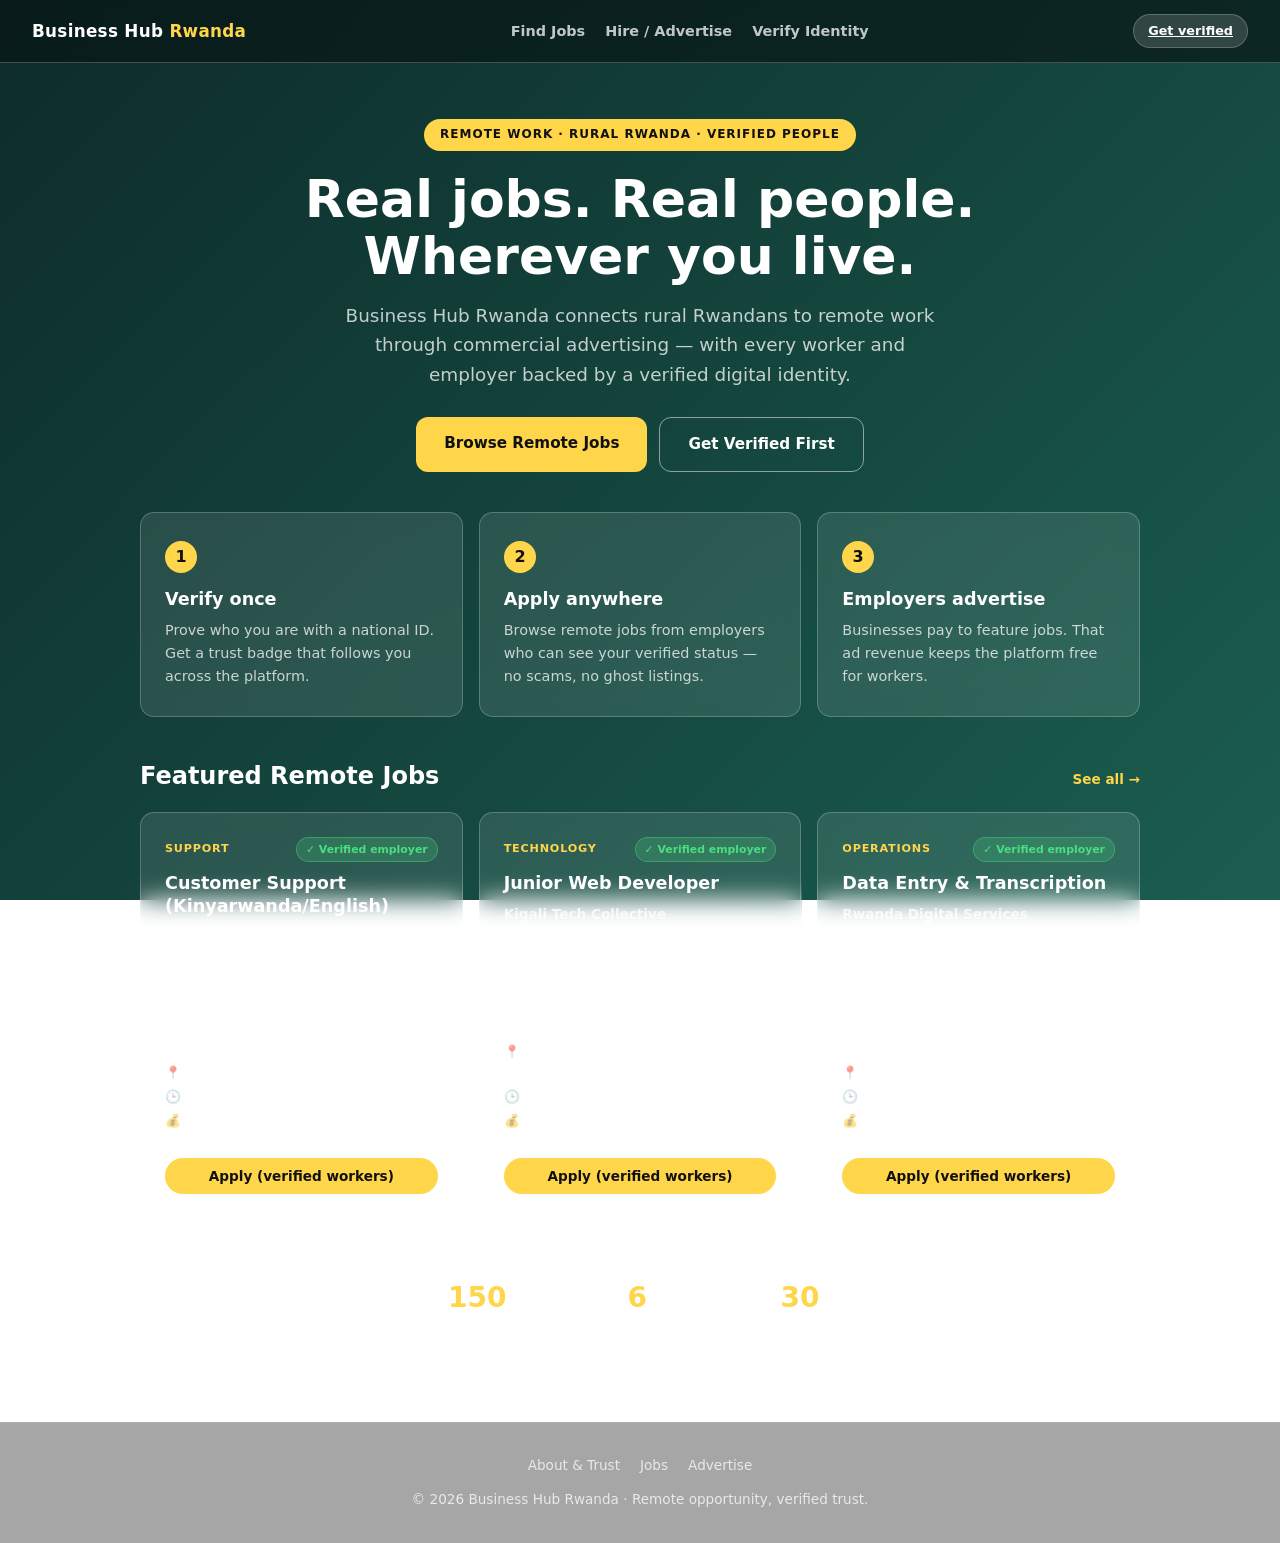
<file: connect/index.html>
<!DOCTYPE html>
<html lang="en">
<head>
  <meta charset="UTF-8">
  <meta name="viewport" content="width=device-width, initial-scale=1.0">
  <meta name="description" content="Business Hub Rwanda — Remote jobs for rural Rwandans, with verified digital identity.">
  <meta name="theme-color" content="#11998e">
  <title>Business Hub Rwanda — Remote Jobs, Verified</title>
  <link rel="icon" type="image/svg+xml" href="favicon.svg">
  <link rel="stylesheet" href="shared/theme.css">
  <link rel="stylesheet" href="style.css">
</head>
<body data-root="">

  <header class="site-header">
    <a href="index.html" class="brand">Business Hub <span>Rwanda</span></a>
    <nav class="main-nav" aria-label="Main navigation">
      <a href="jobs/index.html">Find Jobs</a>
      <a href="employers/index.html">Hire / Advertise</a>
      <a href="verify/index.html">Verify Identity</a>
    </nav>
    <div id="identityBadge" class="identity-badge"></div>
  </header>

  <main class="page">

    <section class="hero">
      <span class="hero-kicker">Remote work · Rural Rwanda · Verified people</span>
      <h1>Real jobs. Real people.<br>Wherever you live.</h1>
      <p class="hero-sub">
        Business Hub Rwanda connects rural Rwandans to remote work through
        commercial advertising — with every worker and employer
        backed by a verified digital identity.
      </p>
      <div class="hero-actions">
        <a href="jobs/index.html" class="btn btn-primary">Browse Remote Jobs</a>
        <a href="verify/index.html" class="btn btn-outline">Get Verified First</a>
      </div>
    </section>

    <section class="pillars" aria-label="How it works">
      <div class="pillar">
        <span class="pillar-num">1</span>
        <h2>Verify once</h2>
        <p>Prove who you are with a national ID. Get a trust badge that follows you across the platform.</p>
      </div>
      <div class="pillar">
        <span class="pillar-num">2</span>
        <h2>Apply anywhere</h2>
        <p>Browse remote jobs from employers who can see your verified status — no scams, no ghost listings.</p>
      </div>
      <div class="pillar">
        <span class="pillar-num">3</span>
        <h2>Employers advertise</h2>
        <p>Businesses pay to feature jobs. That ad revenue keeps the platform free for workers.</p>
      </div>
    </section>

    <section class="featured-jobs">
      <div class="section-head">
        <h2>Featured Remote Jobs</h2>
        <a href="jobs/index.html" class="see-all">See all →</a>
      </div>
      <div id="featuredJobs" class="job-grid"></div>
    </section>

    <section class="stats" aria-label="Platform statistics">
      <div class="stat"><span class="stat-num" id="statWorkers">—</span><span class="stat-label">Verified Workers</span></div>
      <div class="stat"><span class="stat-num" id="statJobs">—</span><span class="stat-label">Remote Jobs</span></div>
      <div class="stat"><span class="stat-num">30</span><span class="stat-label">Districts Reached</span></div>
    </section>

  </main>

  <footer class="site-footer">
    <nav aria-label="Footer">
      <a href="about.html">About &amp; Trust</a>
      <a href="jobs/index.html">Jobs</a>
      <a href="employers/index.html">Advertise</a>
    </nav>
    <p>© <span id="year"></span> Business Hub Rwanda · Remote opportunity, verified trust.</p>
  </footer>

  <script src="shared/ui.js"></script>
  <script src="shared/identity.js"></script>
  <script src="shared/jobs-data.js"></script>
  <script src="app.js"></script>
</body>
</html>
</file>
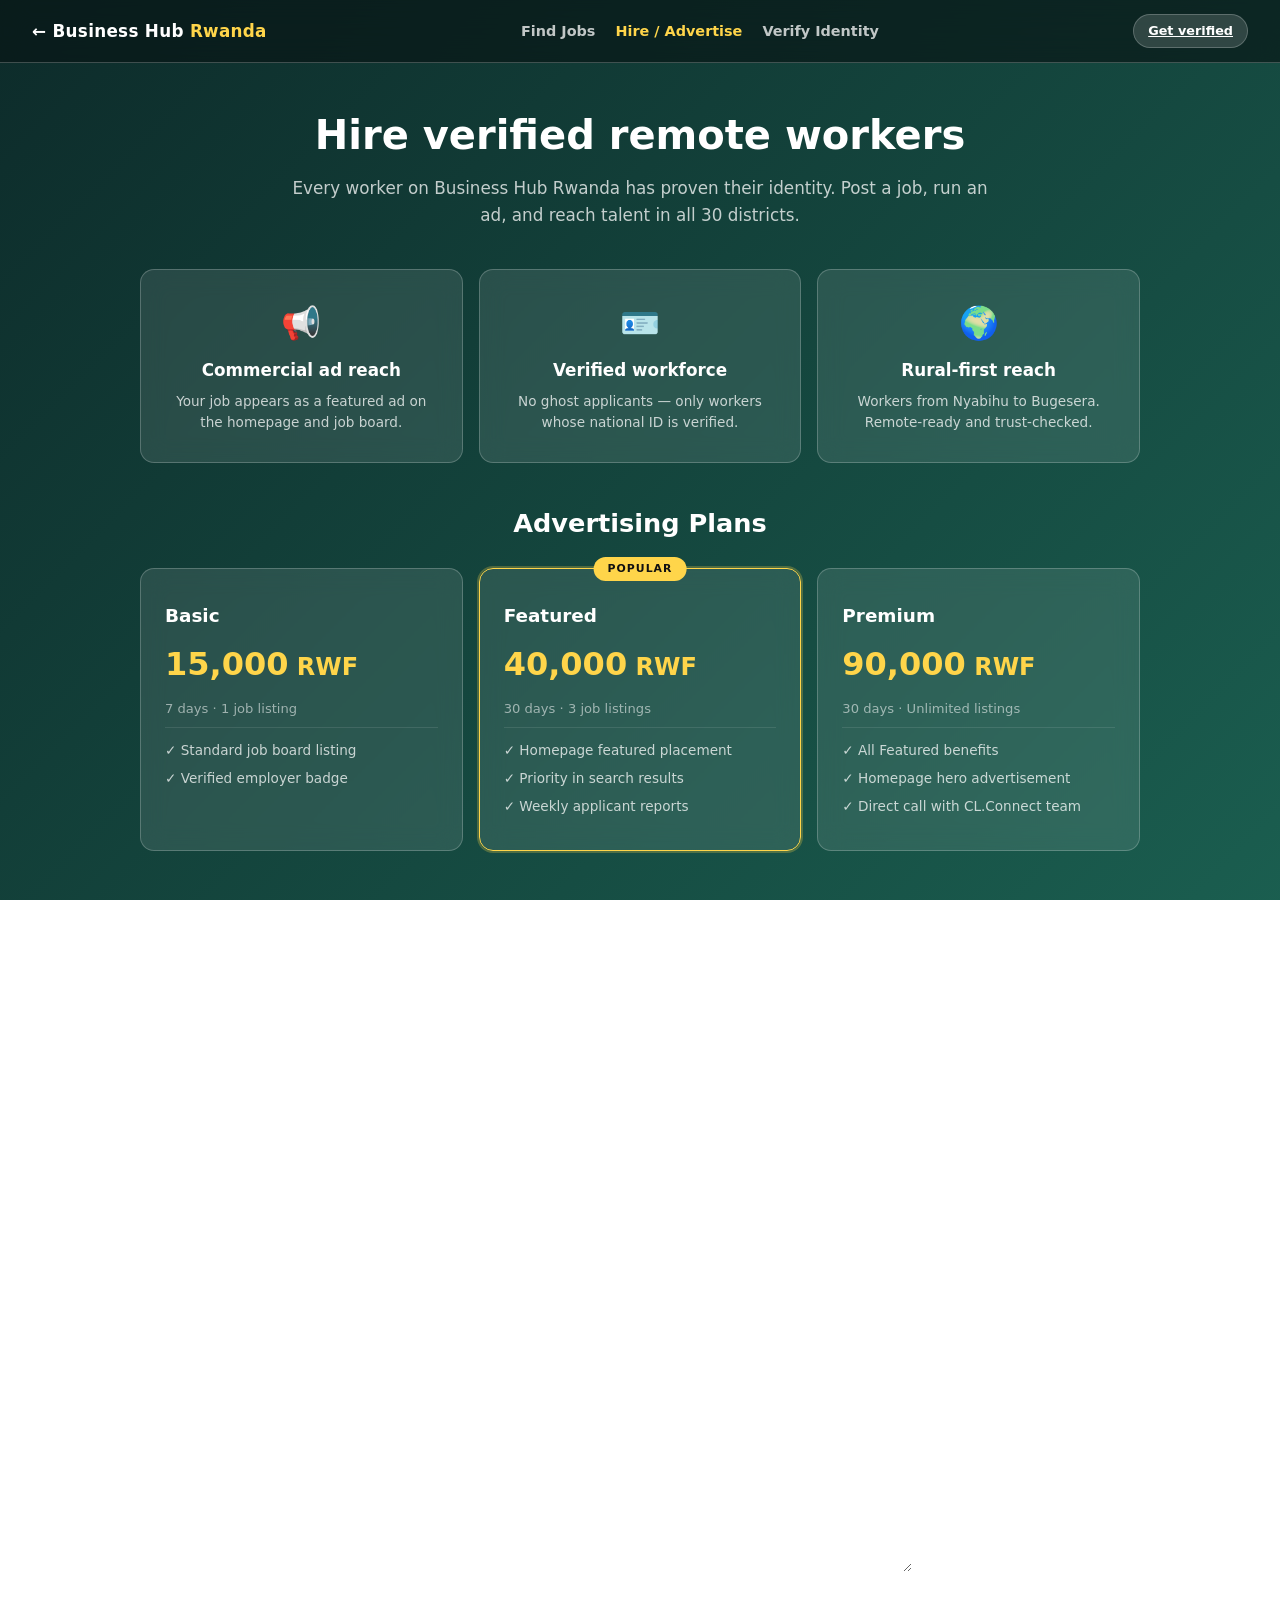
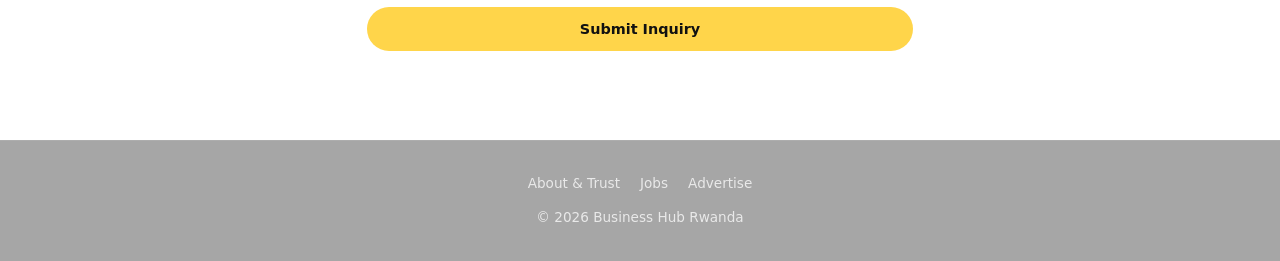
<file: connect/employers/index.html>
<!DOCTYPE html>
<html lang="en">
<head>
  <meta charset="UTF-8">
  <meta name="viewport" content="width=device-width, initial-scale=1.0">
  <meta name="description" content="Post a remote job or advertise on Business Hub Rwanda — reach verified workers nationwide.">
  <title>Hire / Advertise — Business Hub Rwanda</title>
  <link rel="icon" type="image/svg+xml" href="../favicon.svg">
  <link rel="stylesheet" href="../shared/theme.css">
  <link rel="stylesheet" href="style.css">
</head>
<body data-root="../">

  <header class="site-header">
    <a href="../index.html" class="brand">← Business Hub <span>Rwanda</span></a>
    <nav class="main-nav" aria-label="Main navigation">
      <a href="../jobs/index.html">Find Jobs</a>
      <a href="index.html" class="active">Hire / Advertise</a>
      <a href="../verify/index.html">Verify Identity</a>
    </nav>
    <div id="identityBadge" class="identity-badge"></div>
  </header>

  <main class="page">

    <section class="emp-hero">
      <h1>Hire verified remote workers</h1>
      <p>
        Every worker on Business Hub Rwanda has proven their identity.
        Post a job, run an ad, and reach talent in all 30 districts.
      </p>
    </section>

    <section class="why">
      <div class="why-item">
        <span class="why-num">📢</span>
        <h3>Commercial ad reach</h3>
        <p>Your job appears as a featured ad on the homepage and job board.</p>
      </div>
      <div class="why-item">
        <span class="why-num">🪪</span>
        <h3>Verified workforce</h3>
        <p>No ghost applicants — only workers whose national ID is verified.</p>
      </div>
      <div class="why-item">
        <span class="why-num">🌍</span>
        <h3>Rural-first reach</h3>
        <p>Workers from Nyabihu to Bugesera. Remote-ready and trust-checked.</p>
      </div>
    </section>

    <section class="pricing">
      <h2>Advertising Plans</h2>
      <div class="plan-grid">
        <div class="plan">
          <h3>Basic</h3>
          <p class="price"><span>15,000</span> RWF</p>
          <p class="duration">7 days · 1 job listing</p>
          <ul>
            <li>✓ Standard job board listing</li>
            <li>✓ Verified employer badge</li>
          </ul>
        </div>
        <div class="plan featured">
          <span class="plan-badge">POPULAR</span>
          <h3>Featured</h3>
          <p class="price"><span>40,000</span> RWF</p>
          <p class="duration">30 days · 3 job listings</p>
          <ul>
            <li>✓ Homepage featured placement</li>
            <li>✓ Priority in search results</li>
            <li>✓ Weekly applicant reports</li>
          </ul>
        </div>
        <div class="plan">
          <h3>Premium</h3>
          <p class="price"><span>90,000</span> RWF</p>
          <p class="duration">30 days · Unlimited listings</p>
          <ul>
            <li>✓ All Featured benefits</li>
            <li>✓ Homepage hero advertisement</li>
            <li>✓ Direct call with CL.Connect team</li>
          </ul>
        </div>
      </div>
    </section>

    <section class="inquiry">
      <h2>Post a job or advertise</h2>
      <form id="employerForm" class="emp-form" novalidate>
        <div class="field">
          <label for="company">Company name</label>
          <input type="text" id="company" placeholder="e.g. Kigali Tech Collective" autocomplete="organization" required>
          <span class="hint" id="companyHint"></span>
        </div>
        <div class="field">
          <label for="email">Work email</label>
          <input type="email" id="email" placeholder="you@company.rw" autocomplete="email" required>
          <span class="hint" id="emailHint"></span>
        </div>
        <div class="field">
          <label for="plan">Plan</label>
          <select id="plan" required>
            <option value="" disabled selected>Choose a plan</option>
            <option value="Basic">Basic — 15,000 RWF</option>
            <option value="Featured">Featured — 40,000 RWF</option>
            <option value="Premium">Premium — 90,000 RWF</option>
          </select>
          <span class="hint" id="planHint"></span>
        </div>
        <div class="field">
          <label for="jobTitle">Job title</label>
          <input type="text" id="jobTitle" placeholder="e.g. Customer Support (Remote)" required>
          <span class="hint" id="jobTitleHint"></span>
        </div>
        <div class="field">
          <label for="description">Job description</label>
          <textarea id="description" rows="5" placeholder="Describe the role, requirements, and salary range…" required></textarea>
          <span class="hint" id="descriptionHint"></span>
        </div>
        <button type="submit" class="btn btn-primary btn-block">Submit Inquiry</button>
      </form>
    </section>

  </main>

  <footer class="site-footer">
    <nav aria-label="Footer">
      <a href="../about.html">About &amp; Trust</a>
      <a href="../jobs/index.html">Jobs</a>
      <a href="index.html">Advertise</a>
    </nav>
    <p>© <span id="year"></span> Business Hub Rwanda</p>
  </footer>

  <script src="../shared/ui.js"></script>
  <script src="../shared/identity.js"></script>
  <script src="app.js"></script>
</body>
</html>
</file>
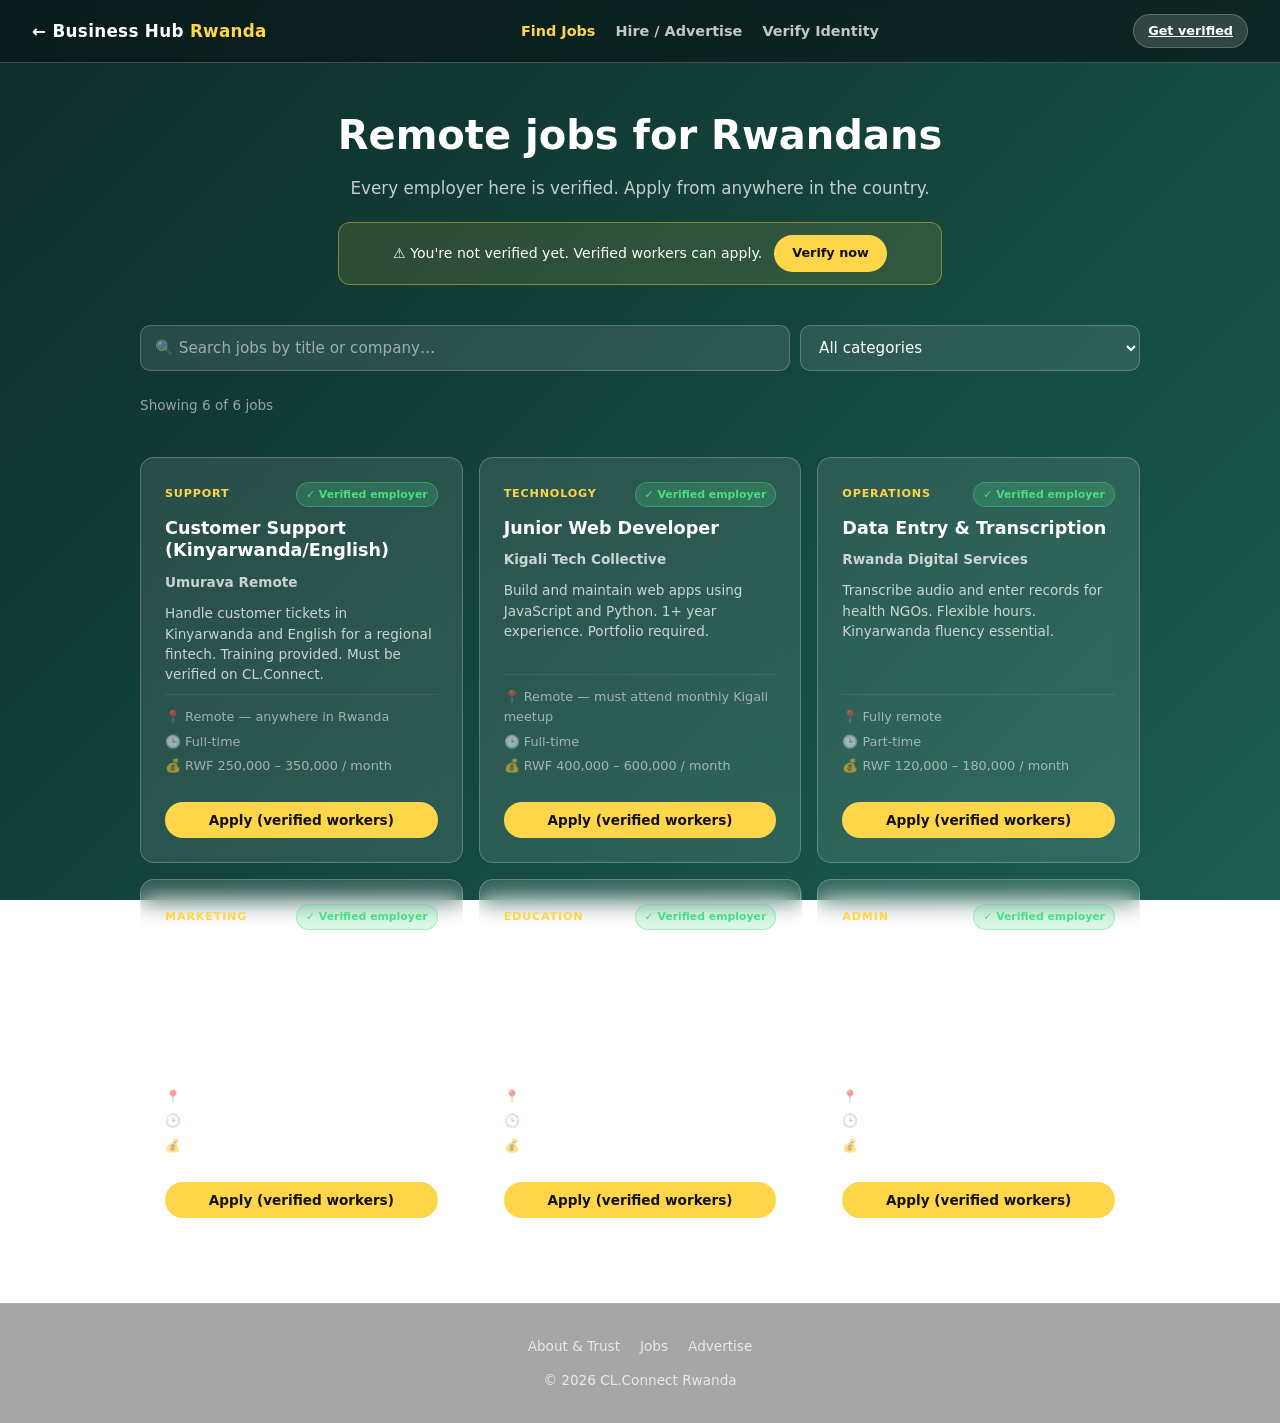
<file: connect/jobs/index.html>
<!DOCTYPE html>
<html lang="en">
<head>
  <meta charset="UTF-8">
  <meta name="viewport" content="width=device-width, initial-scale=1.0">
  <meta name="description" content="Browse remote jobs across Rwanda — only verified employers and workers.">
  <title>Remote Jobs — Business Hub Rwanda</title>
  <link rel="icon" type="image/svg+xml" href="../favicon.svg">
  <link rel="stylesheet" href="../shared/theme.css">
  <link rel="stylesheet" href="style.css">
</head>
<body data-root="../">

  <header class="site-header">
    <a href="../index.html" class="brand">← Business Hub <span>Rwanda</span></a>
    <nav class="main-nav" aria-label="Main navigation">
      <a href="index.html" class="active">Find Jobs</a>
      <a href="../employers/index.html">Hire / Advertise</a>
      <a href="../verify/index.html">Verify Identity</a>
    </nav>
    <div id="identityBadge" class="identity-badge"></div>
  </header>

  <main class="page">

    <section class="jobs-hero">
      <h1>Remote jobs for Rwandans</h1>
      <p>Every employer here is verified. Apply from anywhere in the country.</p>
      <div id="verifyPrompt" class="verify-prompt" hidden>
        <span>⚠️ You're not verified yet. Verified workers can apply.</span>
        <a href="../verify/index.html" class="btn btn-primary">Verify now</a>
      </div>
    </section>

    <section class="filters">
      <input type="search" id="searchInput" placeholder="🔍 Search jobs by title or company…" aria-label="Search jobs">
      <select id="categoryFilter" aria-label="Filter by category">
        <option value="all">All categories</option>
        <option value="Support">Support</option>
        <option value="Technology">Technology</option>
        <option value="Operations">Operations</option>
        <option value="Marketing">Marketing</option>
        <option value="Education">Education</option>
        <option value="Admin">Admin</option>
      </select>
    </section>

    <p class="results-count" id="resultsCount" aria-live="polite"></p>
    <div id="jobsList" class="job-grid"></div>

  </main>

  <footer class="site-footer">
    <nav aria-label="Footer">
      <a href="../about.html">About &amp; Trust</a>
      <a href="index.html">Jobs</a>
      <a href="../employers/index.html">Advertise</a>
    </nav>
    <p>© <span id="year"></span> CL.Connect Rwanda</p>
  </footer>

  <script src="../shared/ui.js"></script>
  <script src="../shared/identity.js"></script>
  <script src="../shared/jobs-data.js"></script>
  <script src="app.js"></script>
</body>
</html>
</file>
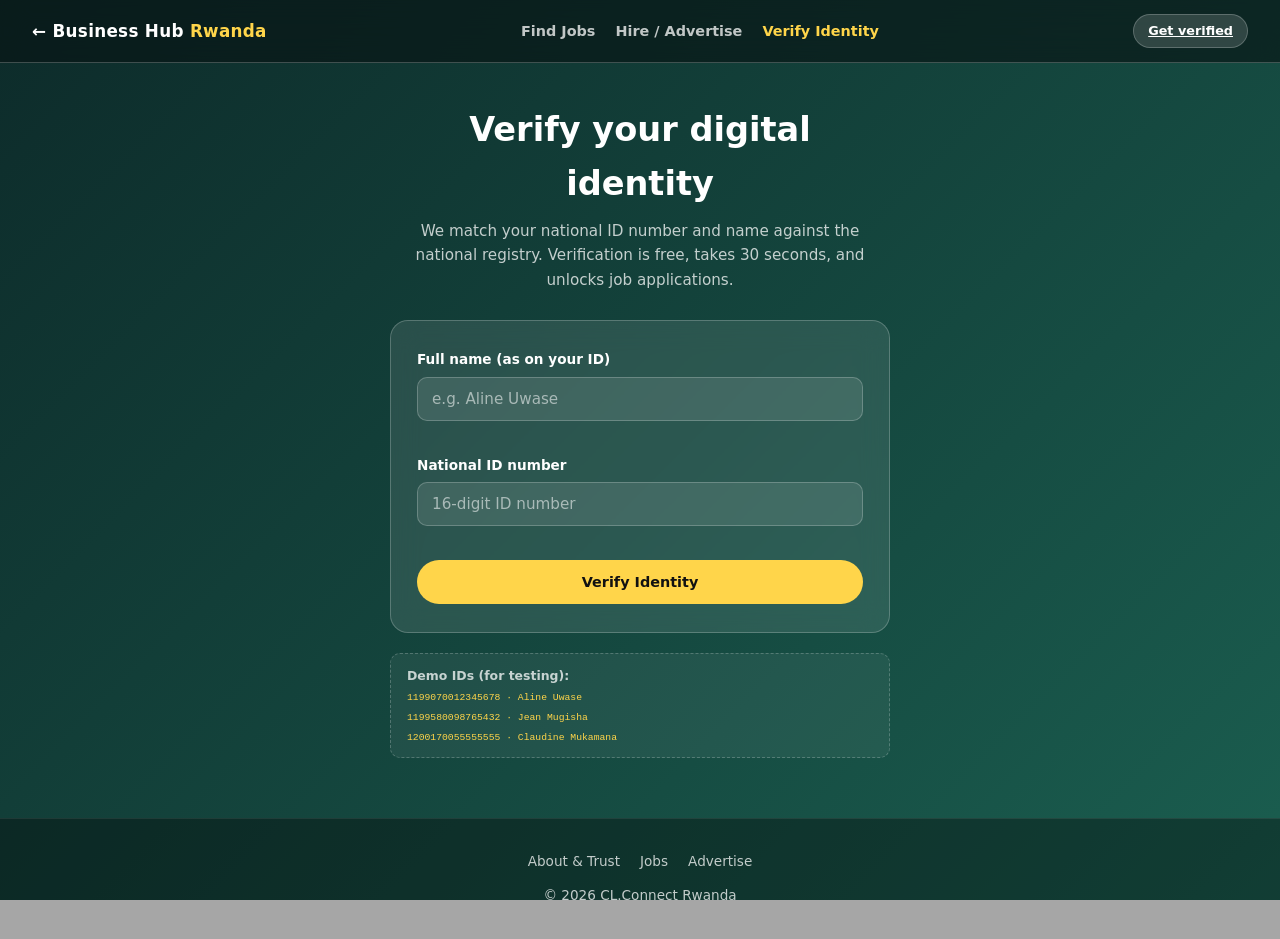
<file: connect/verify/index.html>
<!DOCTYPE html>
<html lang="en">
<head>
  <meta charset="UTF-8">
  <meta name="viewport" content="width=device-width, initial-scale=1.0">
  <meta name="description" content="Verify your Rwandan national ID to unlock remote job applications on Business Hub Rwanda.">
  <title>Verify Identity — Business Hub Rwanda</title>
  <link rel="icon" type="image/svg+xml" href="../favicon.svg">
  <link rel="stylesheet" href="../shared/theme.css">
  <link rel="stylesheet" href="style.css">
</head>
<body data-root="../">

  <header class="site-header">
    <a href="../index.html" class="brand">← Business Hub <span>Rwanda</span></a>
    <nav class="main-nav" aria-label="Main navigation">
      <a href="../jobs/index.html">Find Jobs</a>
      <a href="../employers/index.html">Hire / Advertise</a>
      <a href="index.html" class="active">Verify Identity</a>
    </nav>
    <div id="identityBadge" class="identity-badge"></div>
  </header>

  <main class="page">

    <div class="verify-wrap">

      <!-- Success state -->
      <div id="verifiedState" class="verified-state" hidden>
        <div class="checkmark">✓</div>
        <h1>You're verified</h1>
        <p class="sub" id="verifiedName">—</p>
        <p class="meta" id="verifiedMeta">—</p>
        <div class="verified-actions">
          <a href="../jobs/index.html" class="btn btn-primary">Browse Jobs</a>
          <button type="button" id="resetBtn" class="btn btn-outline">Verify a different ID</button>
        </div>
      </div>

      <!-- Form state -->
      <div id="verifyPanel">
        <div class="verify-header">
          <h1>Verify your digital identity</h1>
          <p class="sub">
            We match your national ID number and name against the national registry.
            Verification is free, takes 30 seconds, and unlocks job applications.
          </p>
        </div>

        <form id="idForm" class="verify-form" novalidate>
          <div class="field">
            <label for="fullName">Full name (as on your ID)</label>
            <input type="text" id="fullName" placeholder="e.g. Aline Uwase" autocomplete="name" required>
            <span class="hint" id="nameHint"></span>
          </div>
          <div class="field">
            <label for="idNumber">National ID number</label>
            <input type="text" id="idNumber" placeholder="16-digit ID number" inputmode="numeric" maxlength="16" autocomplete="off" required>
            <span class="hint" id="idHint"></span>
          </div>
          <button type="submit" class="btn btn-primary btn-block">Verify Identity</button>
        </form>

        <div class="demo-note">
          <strong>Demo IDs (for testing):</strong>
          <code>1199070012345678 · Aline Uwase</code>
          <code>1199580098765432 · Jean Mugisha</code>
          <code>1200170055555555 · Claudine Mukamana</code>
        </div>
      </div>

    </div>

  </main>

  <footer class="site-footer">
    <nav aria-label="Footer">
      <a href="../about.html">About &amp; Trust</a>
      <a href="../jobs/index.html">Jobs</a>
      <a href="../employers/index.html">Advertise</a>
    </nav>
    <p>© <span id="year"></span> CL.Connect Rwanda</p>
  </footer>

  <script src="../shared/ui.js"></script>
  <script src="../shared/identity.js"></script>
  <script src="app.js"></script>
</body>
</html>
</file>
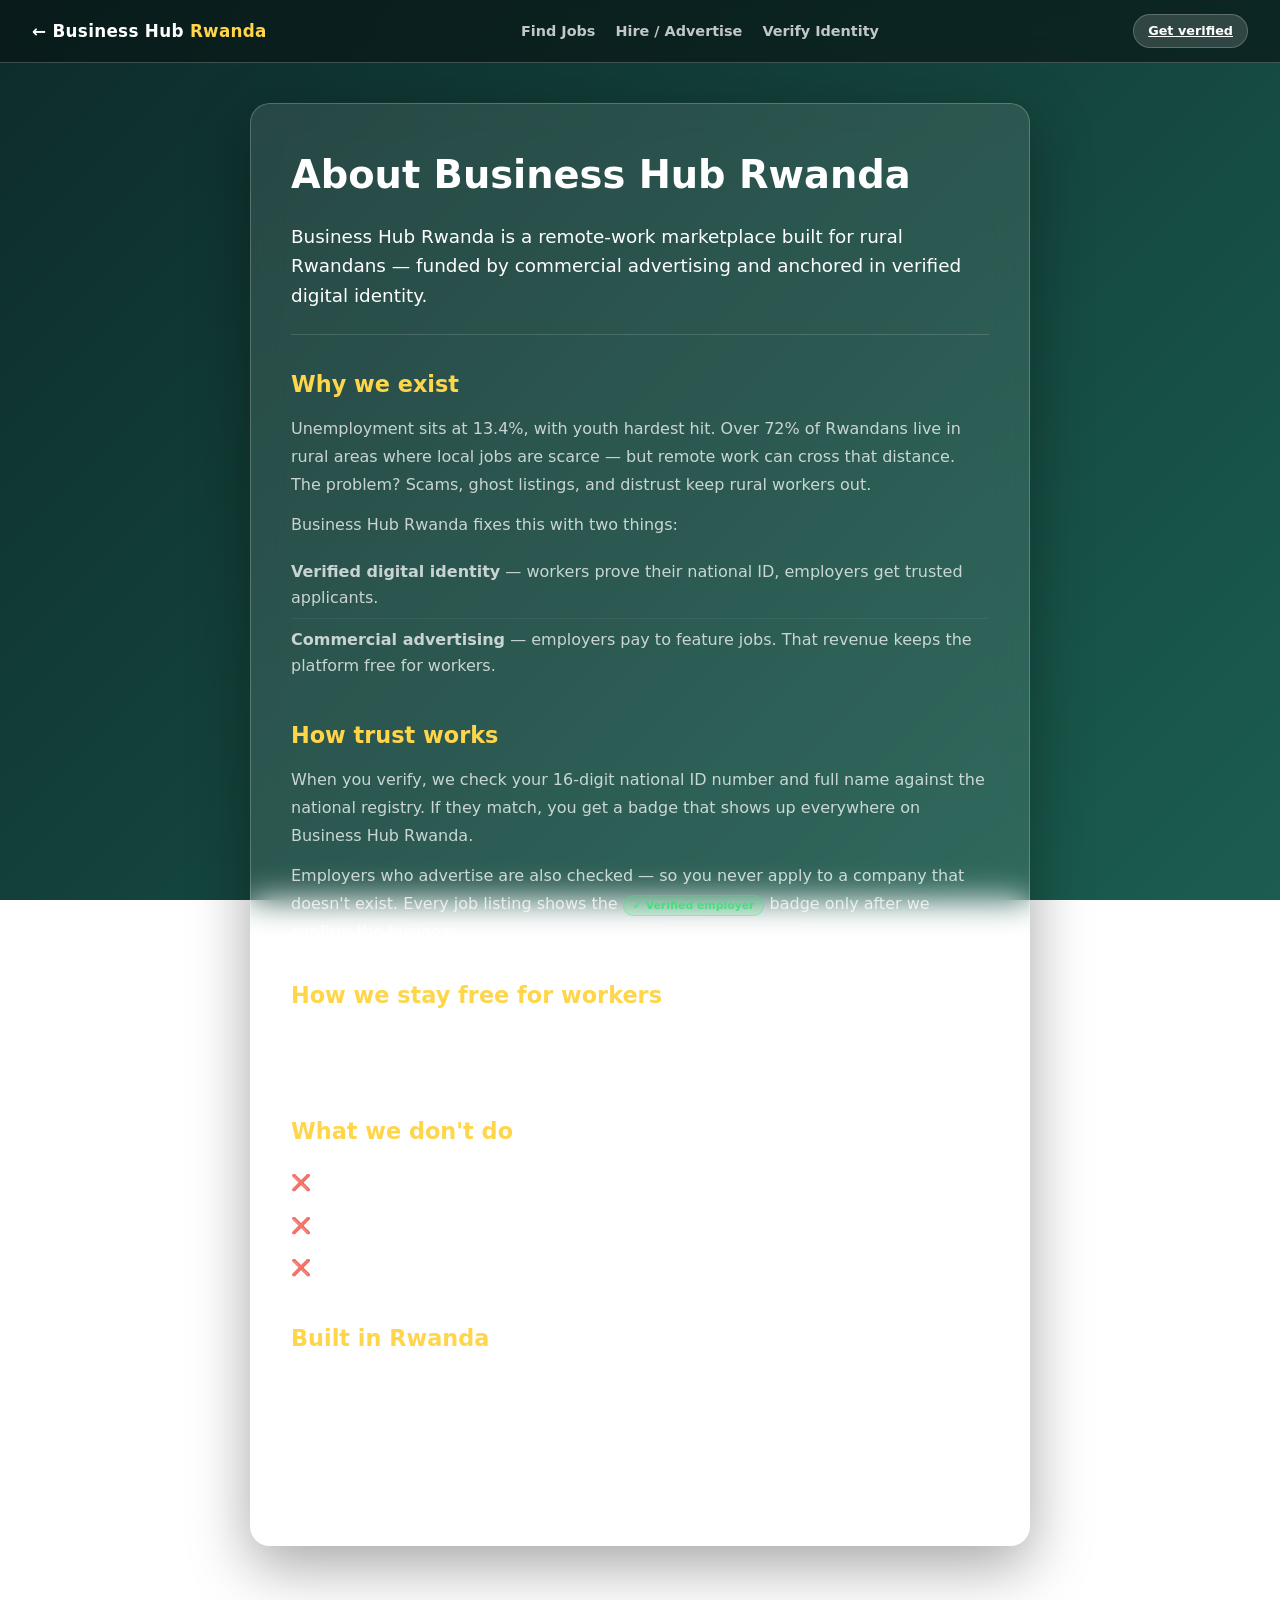
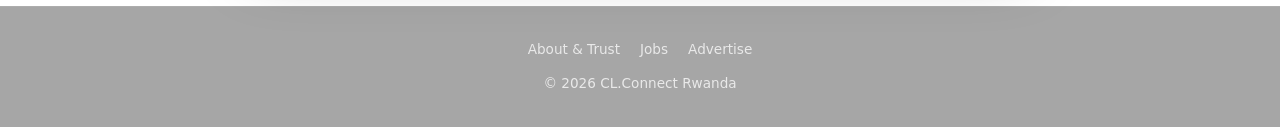
<file: connect/about.html>
<!DOCTYPE html>
<html lang="en">
<head>
  <meta charset="UTF-8">
  <meta name="viewport" content="width=device-width, initial-scale=1.0">
  <meta name="description" content="About Business Hub Rwanda — remote jobs, digital identity trust, and how the platform works.">
  <title>About &amp; Trust — Business Hub Rwanda</title>
  <link rel="icon" type="image/svg+xml" href="favicon.svg">
  <link rel="stylesheet" href="shared/theme.css">
  <link rel="stylesheet" href="about.css">
</head>
<body data-root="">

  <header class="site-header">
    <a href="index.html" class="brand">← Business Hub <span>Rwanda</span></a>
    <nav class="main-nav" aria-label="Main navigation">
      <a href="jobs/index.html">Find Jobs</a>
      <a href="employers/index.html">Hire / Advertise</a>
      <a href="verify/index.html">Verify Identity</a>
    </nav>
    <div id="identityBadge" class="identity-badge"></div>
  </header>

  <main class="page">
    <article class="about-card">

      <h1>About Business Hub Rwanda</h1>
      <p class="lead">
        Business Hub Rwanda is a remote-work marketplace built for rural Rwandans —
        funded by commercial advertising and anchored in verified digital identity.
      </p>  

      <section>
        <h2>Why we exist</h2>
        <p>
          Unemployment sits at 13.4%, with youth hardest hit. Over 72% of
          Rwandans live in rural areas where local jobs are scarce — but
          remote work can cross that distance. The problem? Scams, ghost
          listings, and distrust keep rural workers out.
        </p>
        <p>Business Hub Rwanda fixes this with two things:</p>
        <ul>
          <li><strong>Verified digital identity</strong> — workers prove their national ID, employers get trusted applicants.</li>
          <li><strong>Commercial advertising</strong> — employers pay to feature jobs. That revenue keeps the platform free for workers.</li>
        </ul>
      </section>

      <section>
        <h2>How trust works</h2>
        <p>
          When you verify, we check your 16-digit national ID number and full
          name against the national registry. If they match, you get a badge
          that shows up everywhere on Business Hub Rwanda.
        </p>
        <p>
          Employers who advertise are also checked — so you never apply to a
          company that doesn't exist. Every job listing shows the
          <span class="trust-badge">✓ Verified employer</span> badge only
          after we confirm the business.
        </p>
      </section>

      <section>
        <h2>How we stay free for workers</h2>
        <p>
          Employers pay for advertising plans (starting at 15,000 RWF).
          That revenue covers the platform. Workers never pay to browse,
          apply, or get verified.
        </p>
      </section>

      <section>
        <h2>What we don't do</h2>
        <ul>
          <li>❌ No data selling — your ID number never leaves the verification check.</li>
          <li>❌ No unverified job listings — every employer is checked.</li>
          <li>❌ No pay-to-apply — workers stay free.</li>
        </ul>
      </section>

      <section>
        <h2>Built in Rwanda</h2>
        <p>
          No frameworks, no template builders. Hand-coded HTML, CSS, and
          JavaScript. Designed to work on low-end phones and slow connections.
        </p>
      </section>

      <div class="meta">
        <p>Kigali, Rwanda</p>
      </div>

    </article>
  </main>

  <footer class="site-footer">
    <nav aria-label="Footer">
      <a href="about.html">About &amp; Trust</a>
      <a href="jobs/index.html">Jobs</a>
      <a href="employers/index.html">Advertise</a>
    </nav>
    <p>© <span id="year"></span> CL.Connect Rwanda</p>
  </footer>

  <script src="shared/ui.js"></script>
  <script src="shared/identity.js"></script>
  <script>
    setFooterYear();
    Identity.renderBadge('identityBadge');
  </script>
</body>
</html>
</file>
<file: connect/shared/theme.css>
/* =========================================================
   CL.CONNECT RWANDA — SHARED THEME
   ========================================================= */

*, *::before, *::after { margin: 0; padding: 0; box-sizing: border-box; }

:root {
  --gold: #ffd54a;
  --gold-soft: #ffe27a;
  --glass-bg: rgba(255, 255, 255, 0.10);
  --glass-border: rgba(255, 255, 255, 0.22);
  --text: #ffffff;
  --text-dim: rgba(255, 255, 255, 0.75);
  --text-mute: rgba(255, 255, 255, 0.55);
  --radius: 14px;
}

html { scroll-behavior: smooth; overflow-x: hidden; min-height: 100%; }

body {
  font-family: 'Segoe UI', system-ui, -apple-system, sans-serif;
  min-height: 100vh;
  color: var(--text);
  line-height: 1.6;
  -webkit-font-smoothing: antialiased;
  background: linear-gradient(-45deg, #0f3d3e, #11998e, #1f6f5c, #0d2b2a);
  background-size: 400% 400%;
  background-attachment: fixed;
  animation: bgShift 18s ease infinite;
  display: flex;
  flex-direction: column;
}

@keyframes bgShift {
  0%   { background-position: 0% 50%; }
  50%  { background-position: 100% 50%; }
  100% { background-position: 0% 50%; }
}

/* ---------- Header ---------- */
.site-header {
  position: sticky; top: 0; z-index: 100;
  width: 100%;
  display: flex;
  justify-content: space-between;
  align-items: center;
  gap: 0.5rem 1rem;
  flex-wrap: wrap;
  padding: 14px clamp(1rem, 4vw, 2rem);
  background: rgba(8, 20, 20, 0.65);
  backdrop-filter: blur(14px);
  -webkit-backdrop-filter: blur(14px);
  border-bottom: 1px solid var(--glass-border);
}

.brand {
  font-size: 1.05rem;
  font-weight: 800;
  color: #fff;
  text-decoration: none;
  letter-spacing: 0.3px;
  white-space: nowrap;
}
.brand span { color: var(--gold); }

.main-nav { display: flex; gap: 1.25rem; flex-wrap: wrap; }
.main-nav a {
  font-size: 0.9rem;
  font-weight: 600;
  color: var(--text-dim);
  text-decoration: none;
  transition: color 0.2s;
}
.main-nav a:hover,
.main-nav a:focus-visible,
.main-nav a.active { color: var(--gold); }

/* ---------- Identity badge ---------- */
.identity-badge {
  display: flex;
  align-items: center;
  gap: 6px;
  padding: 6px 14px;
  font-size: 0.8rem;
  font-weight: 700;
  border-radius: 999px;
  white-space: nowrap;
  min-height: 30px;
}
.identity-badge:empty { visibility: hidden; }
.identity-badge.verified { color: #052e16; background: #4ade80; }
.identity-badge.unverified {
  color: #fff;
  background: rgba(255, 255, 255, 0.15);
  border: 1px solid var(--glass-border);
}
.identity-badge a { color: inherit; text-decoration: underline; }

/* ---------- Page shell ---------- */
.page {
  flex: 1;
  display: flex;
  flex-direction: column;
  align-items: center;
  gap: 2.5rem;
  padding: 40px 20px 60px;
  width: 100%;
}

/* ---------- Buttons ---------- */
.btn {
  display: inline-block;
  padding: 12px 24px;
  font-family: inherit;
  font-size: 0.9rem;
  font-weight: 700;
  text-align: center;
  text-decoration: none;
  border: none;
  border-radius: 22px;
  cursor: pointer;
  transition: transform 0.15s, background 0.2s, box-shadow 0.2s;
}
.btn:active { transform: scale(0.98); }
.btn:disabled { opacity: 0.7; cursor: default; transform: none; box-shadow: none; }
.btn:focus-visible { outline: 3px solid var(--gold); outline-offset: 2px; }

.btn-primary { background: var(--gold); color: #111; }
.btn-primary:hover:not(:disabled) {
  background: var(--gold-soft);
  transform: translateY(-1px);
  box-shadow: 0 6px 20px rgba(255, 213, 74, 0.35);
}
.btn-outline {
  background: transparent;
  color: #fff;
  border: 1.5px solid rgba(255, 255, 255, 0.5);
}
.btn-outline:hover { background: rgba(255, 255, 255, 0.12); border-color: #fff; }
.btn-block { width: 100%; padding: 14px; }

/* ---------- Forms ---------- */
input, select, textarea {
  width: 100%;
  padding: 12px 14px;
  font-family: inherit;
  font-size: 0.95rem;
  color: var(--text);
  background: rgba(255, 255, 255, 0.10);
  border: 1px solid var(--glass-border);
  border-radius: 10px;
  outline: none;
  transition: background 0.2s, border-color 0.2s, box-shadow 0.2s;
}
select option { color: #111; background: #fff; }
input::placeholder, textarea::placeholder { color: var(--text-mute); }
input:focus, select:focus, textarea:focus {
  background: rgba(255, 255, 255, 0.18);
  border-color: var(--gold);
  box-shadow: 0 0 0 3px rgba(255, 213, 74, 0.2);
}

/* ---------- Footer ---------- */
.site-footer {
  text-align: center;
  padding: 2rem 1rem;
  font-size: 0.85rem;
  color: var(--text-dim);
  background: rgba(0, 0, 0, 0.35);
  border-top: 1px solid rgba(255, 255, 255, 0.08);
  margin-top: auto;
}
.site-footer nav {
  display: flex;
  justify-content: center;
  flex-wrap: wrap;
  gap: 1.25rem;
  margin-bottom: 0.75rem;
}
.site-footer a { color: var(--text-dim); text-decoration: none; }
.site-footer a:hover { color: var(--gold); }

/* ---------- Job card (shared) ---------- */
.job-card {
  display: flex;
  flex-direction: column;
  gap: 0.6rem;
  padding: 1.5rem;
  background: var(--glass-bg);
  border: 1px solid var(--glass-border);
  border-radius: var(--radius);
  backdrop-filter: blur(12px);
  -webkit-backdrop-filter: blur(12px);
  transition: transform 0.2s, border-color 0.2s;
}
.job-card:hover { transform: translateY(-4px); border-color: var(--gold); }

.job-head {
  display: flex;
  justify-content: space-between;
  align-items: center;
  flex-wrap: wrap;
  gap: 8px;
}
.job-category {
  font-size: 0.7rem;
  font-weight: 800;
  letter-spacing: 0.8px;
  text-transform: uppercase;
  color: var(--gold);
}
.trust-badge {
  font-size: 0.68rem;
  font-weight: 700;
  padding: 3px 9px;
  border-radius: 999px;
  background: rgba(74, 222, 128, 0.2);
  color: #4ade80;
  border: 1px solid rgba(74, 222, 128, 0.4);
}
.job-title { font-size: 1.1rem; line-height: 1.3; color: #fff; }
.job-company { font-size: 0.85rem; font-weight: 600; color: var(--text-dim); }
.job-desc { font-size: 0.85rem; color: var(--text-dim); line-height: 1.5; flex: 1; }
.job-meta {
  list-style: none;
  display: flex;
  flex-direction: column;
  gap: 4px;
  padding: 0.75rem 0;
  border-top: 1px solid rgba(255, 255, 255, 0.08);
  font-size: 0.8rem;
  color: var(--text-mute);
}
.job-apply { margin-top: 0.25rem; font-size: 0.85rem; padding: 10px 18px; }

.job-grid {
  display: grid;
  grid-template-columns: repeat(auto-fit, minmax(260px, 1fr));
  gap: 1rem;
  width: 100%;
}

/* ---------- Toast ---------- */
.toast {
  position: fixed;
  bottom: 25px;
  left: 50%;
  transform: translateX(-50%) translateY(100px);
  padding: 12px 22px;
  background: #111;
  color: var(--gold);
  border-radius: 25px;
  font-size: 0.9rem;
  font-weight: 600;
  z-index: 9999;
  box-shadow: 0 10px 30px rgba(0, 0, 0, 0.4);
  transition: transform 0.3s ease;
  pointer-events: none;
}
.toast.show { transform: translateX(-50%) translateY(0); }

/* ---------- Mobile ---------- */
@media (max-width: 700px) {
  .page { padding: 25px 12px 50px; gap: 2rem; }
  body { background-attachment: scroll; }
  .main-nav { order: 3; width: 100%; justify-content: center; gap: 1rem; }
  .main-nav a { font-size: 0.82rem; }
}

@media (prefers-reduced-motion: reduce) {
  * { animation: none !important; transition: none !important; }
}
</file>
<file: connect/style.css>
/* =========================================================
   HOMEPAGE
   ========================================================= */

.hero { max-width: 760px; text-align: center; margin-top: 1rem; }

.hero-kicker {
  display: inline-block;
  padding: 6px 16px;
  font-size: 0.75rem;
  font-weight: 700;
  letter-spacing: 1px;
  text-transform: uppercase;
  color: #111;
  background: var(--gold);
  border-radius: 999px;
  margin-bottom: 1.25rem;
}

.hero h1 { font-size: clamp(2rem, 5vw, 3.25rem); line-height: 1.1; margin-bottom: 1rem; }

.hero-sub {
  color: var(--text-dim);
  font-size: clamp(1rem, 2vw, 1.15rem);
  max-width: 52ch;
  margin: 0 auto 1.75rem;
}

.hero-actions { display: flex; gap: 0.75rem; justify-content: center; flex-wrap: wrap; }
.hero-actions .btn { padding: 14px 28px; font-size: 0.95rem; border-radius: 12px; }

/* ---------- Pillars ---------- */
.pillars {
  display: grid;
  grid-template-columns: repeat(auto-fit, minmax(240px, 1fr));
  gap: 1rem;
  width: 100%;
  max-width: 1000px;
}
.pillar {
  padding: 1.75rem 1.5rem;
  background: var(--glass-bg);
  border: 1px solid var(--glass-border);
  border-radius: var(--radius);
  backdrop-filter: blur(12px);
  -webkit-backdrop-filter: blur(12px);
}
.pillar-num {
  display: inline-flex;
  align-items: center;
  justify-content: center;
  width: 32px;
  height: 32px;
  font-weight: 800;
  color: #111;
  background: var(--gold);
  border-radius: 50%;
  margin-bottom: 0.75rem;
}
.pillar h2 { font-size: 1.1rem; margin-bottom: 0.4rem; }
.pillar p { font-size: 0.9rem; color: var(--text-dim); line-height: 1.6; }

/* ---------- Featured jobs ---------- */
.featured-jobs { width: 100%; max-width: 1000px; }
.section-head {
  display: flex;
  justify-content: space-between;
  align-items: baseline;
  margin-bottom: 1rem;
}
.section-head h2 { font-size: clamp(1.2rem, 2.5vw, 1.5rem); }
.see-all { font-size: 0.85rem; font-weight: 600; color: var(--gold); text-decoration: none; }
.see-all:hover { text-decoration: underline; }

/* ---------- Stats ---------- */
.stats {
  display: flex;
  justify-content: center;
  flex-wrap: wrap;
  gap: 1.5rem 3.5rem;
  padding: 1.5rem 2rem;
  background: var(--glass-bg);
  border: 1px solid var(--glass-border);
  border-radius: var(--radius);
  backdrop-filter: blur(12px);
  -webkit-backdrop-filter: blur(12px);
  max-width: 700px;
}
.stat { text-align: center; }
.stat-num { display: block; font-size: 1.75rem; font-weight: 800; color: var(--gold); line-height: 1; }
.stat-label {
  font-size: 0.72rem;
  text-transform: uppercase;
  letter-spacing: 0.5px;
  color: var(--text-dim);
}

@media (max-width: 700px) {
  .hero-actions { flex-direction: column; }
  .hero-actions .btn { width: 100%; }
}
</file>
<file: connect/employers/style.css>
.emp-hero { max-width: 700px; text-align: center; }
.emp-hero h1 { font-size: clamp(1.75rem, 4vw, 2.5rem); margin-bottom: 0.5rem; }
.emp-hero p { color: var(--text-dim); font-size: 1.05rem; }

.why {
  display: grid;
  grid-template-columns: repeat(auto-fit, minmax(240px, 1fr));
  gap: 1rem;
  width: 100%;
  max-width: 1000px;
}
.why-item {
  text-align: center;
  padding: 1.75rem 1.5rem;
  background: var(--glass-bg);
  border: 1px solid var(--glass-border);
  border-radius: var(--radius);
  backdrop-filter: blur(12px);
  -webkit-backdrop-filter: blur(12px);
}
.why-num { font-size: 2rem; display: block; margin-bottom: 0.5rem; }
.why-item h3 { font-size: 1.05rem; margin-bottom: 0.4rem; }
.why-item p { font-size: 0.85rem; color: var(--text-dim); }

/* ---------- Pricing ---------- */
.pricing { width: 100%; max-width: 1000px; }
.pricing h2 { text-align: center; font-size: clamp(1.3rem, 2.5vw, 1.6rem); margin-bottom: 1.5rem; }
.plan-grid {
  display: grid;
  grid-template-columns: repeat(auto-fit, minmax(260px, 1fr));
  gap: 1rem;
}
.plan {
  position: relative;
  padding: 2rem 1.5rem;
  background: var(--glass-bg);
  border: 1px solid var(--glass-border);
  border-radius: var(--radius);
  backdrop-filter: blur(12px);
  -webkit-backdrop-filter: blur(12px);
  display: flex;
  flex-direction: column;
  gap: 0.5rem;
}
.plan.featured { border-color: var(--gold); box-shadow: 0 0 0 2px rgba(255, 213, 74, 0.25); }
.plan-badge {
  position: absolute;
  top: -12px; left: 50%;
  transform: translateX(-50%);
  padding: 3px 14px;
  font-size: 0.68rem;
  font-weight: 800;
  letter-spacing: 1px;
  color: #111;
  background: var(--gold);
  border-radius: 999px;
}
.plan h3 { font-size: 1.15rem; }
.plan .price { font-size: 1.5rem; font-weight: 800; color: var(--gold); }
.plan .price span { font-size: 2rem; }
.plan .duration { font-size: 0.82rem; color: var(--text-mute); }
.plan ul {
  list-style: none;
  padding: 0.75rem 0 0;
  border-top: 1px solid rgba(255, 255, 255, 0.1);
  display: flex;
  flex-direction: column;
  gap: 0.4rem;
  font-size: 0.85rem;
  color: var(--text-dim);
}

/* ---------- Form ---------- */
.inquiry { width: 100%; max-width: 600px; }
.inquiry h2 { text-align: center; font-size: clamp(1.3rem, 2.5vw, 1.6rem); margin-bottom: 1.25rem; }
.emp-form {
  display: flex;
  flex-direction: column;
  gap: 16px;
  padding: 28px 26px;
  background: var(--glass-bg);
  border: 1px solid var(--glass-border);
  border-radius: 18px;
  backdrop-filter: blur(14px);
  -webkit-backdrop-filter: blur(14px);
}
.emp-form .field { display: flex; flex-direction: column; gap: 6px; }
.emp-form label { font-size: 0.85rem; font-weight: 600; }
.emp-form textarea { resize: vertical; min-height: 110px; line-height: 1.5; }
.emp-form .hint { font-size: 0.75rem; color: var(--text-mute); min-height: 1em; }
.emp-form .hint.error { color: #ff8a8a; }
.emp-form .invalid {
  border-color: #ff6b6b;
  box-shadow: 0 0 0 3px rgba(255, 107, 107, 0.2);
}
</file>
<file: connect/jobs/style.css>
.jobs-hero { max-width: 700px; text-align: center; }
.jobs-hero h1 { font-size: clamp(1.75rem, 4vw, 2.5rem); margin-bottom: 0.5rem; }
.jobs-hero p { color: var(--text-dim); font-size: 1.05rem; }

.verify-prompt {
  display: flex;
  align-items: center;
  justify-content: center;
  gap: 12px;
  flex-wrap: wrap;
  margin-top: 1.25rem;
  padding: 12px 18px;
  background: rgba(255, 213, 74, 0.12);
  border: 1px solid rgba(255, 213, 74, 0.4);
  border-radius: 12px;
  font-size: 0.88rem;
  color: var(--text);
}
.verify-prompt[hidden] { display: none; }
.verify-prompt .btn { padding: 8px 18px; font-size: 0.8rem; }

.filters { display: flex; gap: 10px; flex-wrap: wrap; width: 100%; max-width: 1000px; }
.filters input { flex: 2; min-width: 220px; }
.filters select { flex: 1; min-width: 180px; cursor: pointer; }

.results-count {
  width: 100%;
  max-width: 1000px;
  font-size: 0.85rem;
  color: var(--text-mute);
  margin-top: -1rem;
}

#jobsList { max-width: 1000px; grid-template-columns: repeat(auto-fit, minmax(280px, 1fr)); }
.no-results { color: var(--text-mute); grid-column: 1 / -1; text-align: center; padding: 2rem; }
</file>
<file: connect/verify/style.css>
.verify-wrap { width: 100%; max-width: 500px; margin: 0 auto; }

.verify-header { text-align: center; margin-bottom: 1.75rem; }
.verify-header h1 { font-size: clamp(1.5rem, 3.5vw, 2.1rem); margin-bottom: 0.5rem; }
.verify-header .sub { color: var(--text-dim); font-size: 0.95rem; line-height: 1.6; }

.verify-form {
  display: flex;
  flex-direction: column;
  gap: 16px;
  padding: 28px 26px;
  background: var(--glass-bg);
  border: 1px solid var(--glass-border);
  border-radius: 18px;
  backdrop-filter: blur(14px);
  -webkit-backdrop-filter: blur(14px);
}
.verify-form .field { display: flex; flex-direction: column; gap: 6px; }
.verify-form label { font-size: 0.85rem; font-weight: 600; }
.verify-form .hint { font-size: 0.75rem; color: var(--text-mute); min-height: 1em; }
.verify-form .hint.error { color: #ff8a8a; }
.verify-form input.invalid {
  border-color: #ff6b6b;
  box-shadow: 0 0 0 3px rgba(255, 107, 107, 0.2);
}

/* ---------- Demo note ---------- */
.demo-note {
  margin-top: 1.25rem;
  padding: 12px 16px;
  background: rgba(255, 255, 255, 0.06);
  border: 1px dashed var(--glass-border);
  border-radius: 10px;
  font-size: 0.78rem;
  color: var(--text-mute);
  display: flex;
  flex-direction: column;
  gap: 4px;
}
.demo-note strong { color: var(--text-dim); }
.demo-note code { font-family: 'Courier New', monospace; font-size: 0.78em; color: var(--gold); }

/* ---------- Verified state ---------- */
.verified-state {
  text-align: center;
  padding: 2.5rem 2rem;
  background: var(--glass-bg);
  border: 1px solid var(--glass-border);
  border-radius: 18px;
  backdrop-filter: blur(14px);
  -webkit-backdrop-filter: blur(14px);
}
.verified-state[hidden], #verifyPanel[hidden] { display: none; }

.checkmark {
  display: inline-flex;
  align-items: center;
  justify-content: center;
  width: 64px;
  height: 64px;
  margin-bottom: 1rem;
  font-size: 2rem;
  font-weight: 800;
  color: #052e16;
  background: #4ade80;
  border-radius: 50%;
  animation: pop 0.5s cubic-bezier(0.34, 1.56, 0.64, 1);
}
@keyframes pop {
  0%   { transform: scale(0.3); opacity: 0; }
  60%  { transform: scale(1.15); opacity: 1; }
  100% { transform: scale(1); }
}

.verified-state h1 { font-size: 1.6rem; margin-bottom: 0.3rem; }
.verified-state .sub { font-size: 1.1rem; font-weight: 700; color: #4ade80; }
.verified-state .meta { font-size: 0.85rem; color: var(--text-mute); margin-top: 0.3rem; }
.verified-actions { display: flex; flex-direction: column; gap: 10px; margin-top: 1.75rem; }
@media (min-width: 480px) {
  .verified-actions { flex-direction: row; justify-content: center; }
}
</file>
<file: connect/about.css>
.about-card {
  width: 100%;
  max-width: 780px;
  margin: 0 auto;
  padding: 40px;
  background: var(--glass-bg);
  border: 1px solid var(--glass-border);
  border-radius: 20px;
  backdrop-filter: blur(16px);
  -webkit-backdrop-filter: blur(16px);
  box-shadow: 0 20px 60px rgba(0, 0, 0, 0.35);
}
.about-card h1 { font-size: clamp(1.75rem, 3.5vw, 2.4rem); margin-bottom: 1rem; }
.about-card h2 {
  font-size: clamp(1.15rem, 2vw, 1.4rem);
  margin: 2rem 0 0.75rem;
  color: var(--gold);
}
.about-card p { color: var(--text-dim); line-height: 1.75; margin-bottom: 0.75rem; }
.about-card .lead {
  font-size: clamp(1.05rem, 2vw, 1.15rem);
  color: var(--text);
  line-height: 1.6;
  padding-bottom: 1.5rem;
  border-bottom: 1px solid rgba(255, 255, 255, 0.15);
  margin-bottom: 0;
}
.about-card ul { list-style: none; padding: 0; margin: 0.75rem 0; }
.about-card li {
  padding: 0.5rem 0;
  color: var(--text-dim);
  line-height: 1.6;
  border-bottom: 1px solid rgba(255, 255, 255, 0.06);
}
.about-card li:last-child { border-bottom: none; }
.about-card .meta {
  margin-top: 2rem;
  padding-top: 1.5rem;
  border-top: 1px solid rgba(255, 255, 255, 0.15);
  text-align: center;
  font-size: 0.85rem;
  color: var(--text-mute);
}
.about-card .meta p { margin: 0; color: inherit; }
@media (max-width: 600px) { .about-card { padding: 25px 20px; } }
</file>
